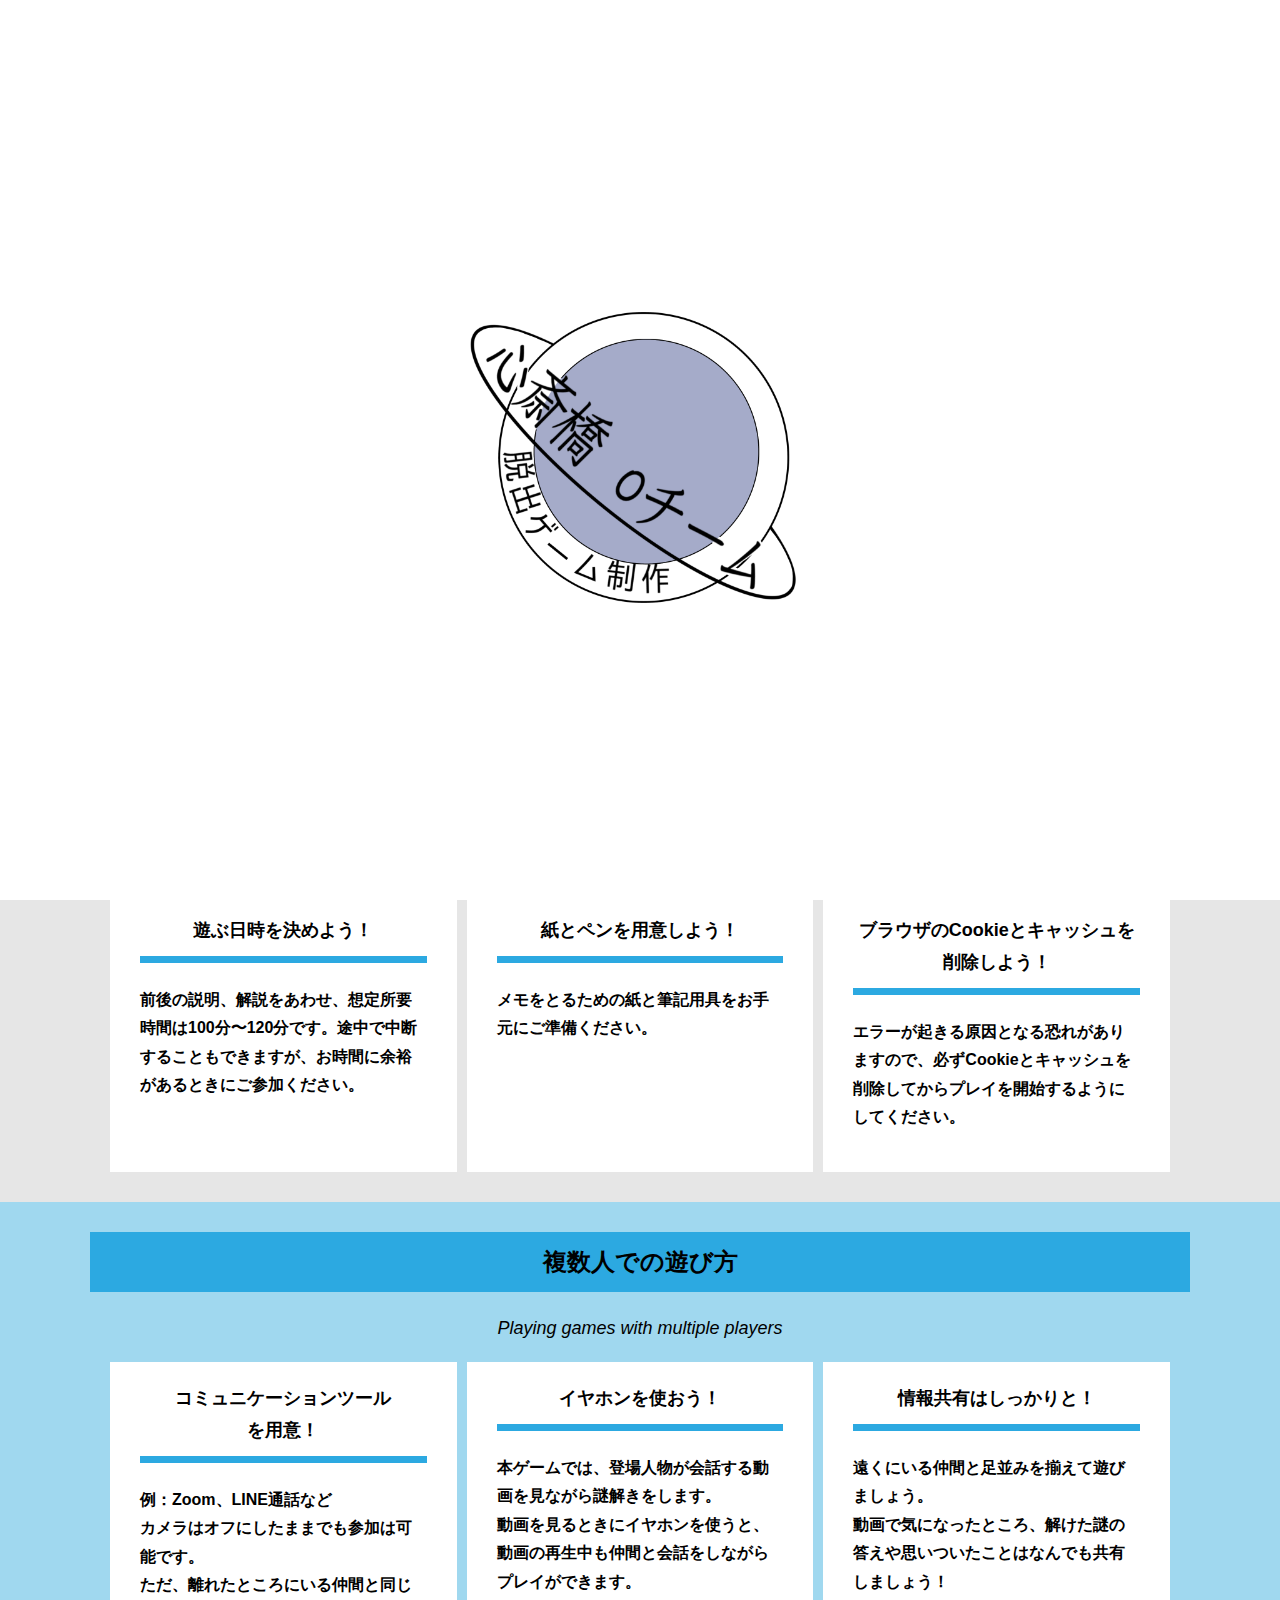
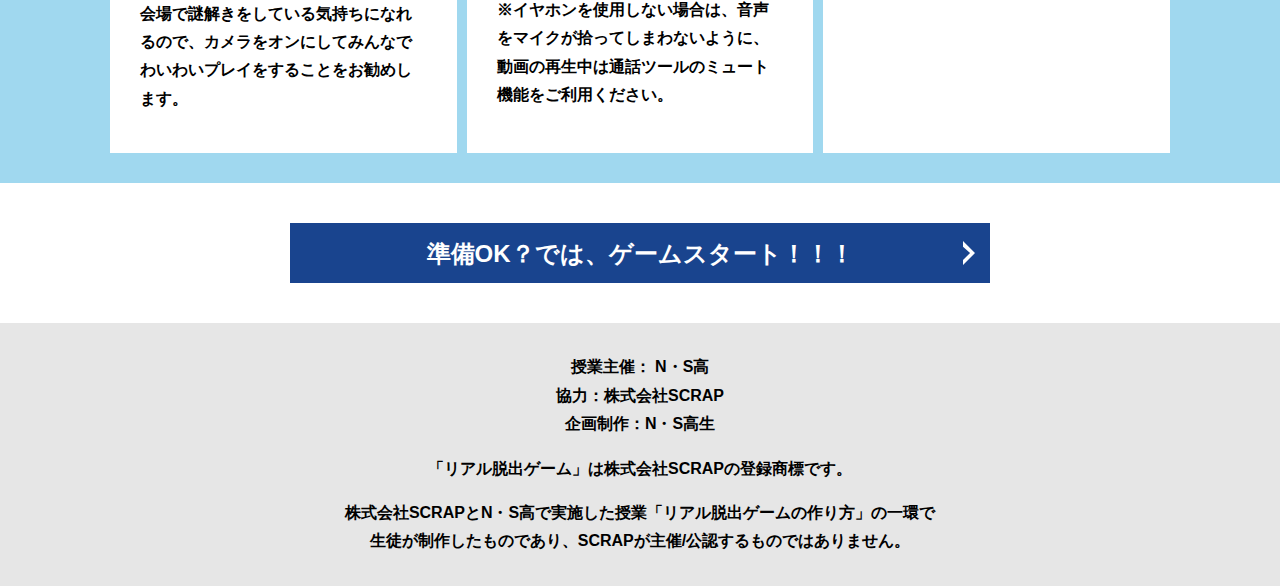
<file: index.html>
<!DOCTYPE html>
<html lang="ja">
<head>
  <meta charset="UTF-8">
  <meta http-equiv="X-UA-Compatible" content="IE=edge">
  <meta name="viewport" content="width=device-width, initial-scale=1.0">
  <title>本の中の宇宙から脱出！ │ Project N</title>
  <link rel="stylesheet" href="assets/css/normalize.css">
  <link rel="stylesheet" href="assets/css/style.css">
</head>
<body>
  <!-- (勝手に追加)オープニング ここから -->
  <div class="shutter">
    <img src="assets/images/チームO.png" alt="ロゴ" class="logo"/>
  </div>
  <div class="img"></div>
  <!-- オープニング ここまで -->
  <svg width="0" height="0" class="hidden">
    <symbol xmlns="http://www.w3.org/2000/svg" viewBox="0 0 12.47 24.94" id="arrow" class="arrow_svg">
      <title>arrow</title>
      <polygon points="0 24.94 0 19.66 7.35 12.47 0 5.92 0 0 12.47 12.47 0 24.94"/>
    </symbol>
  </svg>
  <header class="header">
    <div class="container">
      <div class="header__logo"><img src="assets/images/チームO.png" alt=""></div>
      <div class="header__name">N・S高生制作サイト</div>
    </div>
  </header>
  <main class="main index-page">
    <!-- タイトルエリア　ここから -->
    <h1 class="main-title"><img src="assets/images/iOSの画像.jpg" alt="仮"></h1>
    <!-- タイトルエリア　ここまで -->
    <section class="section section--story">
      <div class="container">
        <h2 class="section-title section-title--keycolor section-title--story">ストーリー</h2>
        <div class="story">
          <p class="text-center">友達が宇宙に関する本を読んでいたらその本に吸い込まれてしまった！？<br>
            もう少しで超新星爆発が起こってしまう！<br>
            爆発する前に元の世界に戻ろう！</p>
        
          <div class="story__note__outer bg-color--gray">
            <ul class="story__note">
              <li>全部で三つの星の謎を解かなければいけないようだ</li>
              <li>正解すると次の星に行けるようだ</li>
            </ul>
          </div>
          <p class="text-center">早くしないと爆発しちゃう... 急がなきゃ！<br>
            まずはこの暗号を解かなくては！</p>
        </div>
      </div>
    </section>
    <section class="section bg-color--gray">
      <div class="container">
        <h2 class="section-title">ゲーム開始前の準備</h2>
        <p class="font-eng text-center">Are you ready for game?</p>
        <!--
          class名"row"内のclass名"column"が横並びになります。
          改行する場合は以下のように追加してください。
          <div class="row">
            <div class="column">
              ～ 内容 ～
            </div>
          </div>
        -->
        <div class="row">
          <div class="column">
            <div class="card">
              <h3 class="card__title">遊ぶ日時を決めよう！</h3>
              <p class="card__content">前後の説明、解説をあわせ、想定所要時間は100分〜120分です。途中で中断することもできますが、お時間に余裕があるときにご参加ください。</p>
            </div>
          </div>
          <div class="column">
            <div class="card">
              <h3 class="card__title">紙とペンを用意しよう！</h3>
              <p class="card__content">メモをとるための紙と筆記用具をお手元にご準備ください。</p>
            </div>
          </div>
          <div class="column">
            <div class="card">
              <h3 class="card__title">ブラウザのCookieとキャッシュを<br>削除しよう！</h3>
              <p class="card__content">エラーが起きる原因となる恐れがありますので、必ずCookieとキャッシュを削除してからプレイを開始するようにしてください。</p>
            </div>
          </div>
        </div>
      </div>
    </section>
    <section class="section bg-color--keycolor">
      <div class="container">
        <h2 class="section-title">複数人での遊び方</h2>
        <p class="font-eng text-center">Playing games with multiple players</p>
        <div class="row">
          <div class="column">
            <div class="card">
              <h3 class="card__title">コミュニケーションツール<br>を用意！</h3>
              <p class="card__content">例：Zoom、LINE通話など<br>
                カメラはオフにしたままでも参加は可能です。<br>
                ただ、離れたところにいる仲間と同じ会場で謎解きをしている気持ちになれるので、カメラをオンにしてみんなでわいわいプレイをすることをお勧めします。</p>
            </div>
          </div>
          <div class="column">
            <div class="card">
              <h3 class="card__title">イヤホンを使おう！</h3>
              <p class="card__content">本ゲームでは、登場人物が会話する動画を見ながら謎解きをします。<br>
                動画を見るときにイヤホンを使うと、動画の再生中も仲間と会話をしながらプレイができます。<br>
                ※イヤホンを使用しない場合は、音声をマイクが拾ってしまわないように、動画の再生中は通話ツールのミュート機能をご利用ください。</p>
            </div>
          </div>
          <div class="column">
            <div class="card">
              <h3 class="card__title">情報共有はしっかりと！</h3>
              <p class="card__content">遠くにいる仲間と足並みを揃えて遊びましょう。<br>
                動画で気になったところ、解けた謎の答えや思いついたことはなんでも共有しましょう！</p>
            </div>
          </div>
        </div>
      </div>
    </section>
    <section class="section">
      <div class="container">
        <a class="btn" href="main.html">準備OK？では、ゲームスタート！！！<svg class="btn__arrow"><use xlink:href="#arrow"></use></svg></a>
      </div>
    </section>
  </main>
  <footer class="footer section bg-color--gray">
    <div class="container">
      <p class="text-center">授業主催： N・S高<br>協力：株式会社SCRAP<br>企画制作：N・S高生</p>
      <p class="text-center">「リアル脱出ゲーム」は株式会社SCRAPの登録商標です。</p>
      <p class="text-center">株式会社SCRAPとN・S高で実施した授業「リアル脱出ゲームの作り方」の一環で<br>生徒が制作したものであり、SCRAPが主催/公認するものではありません。</p>
    </div>
  </footer>
</body>
</html>
</file>
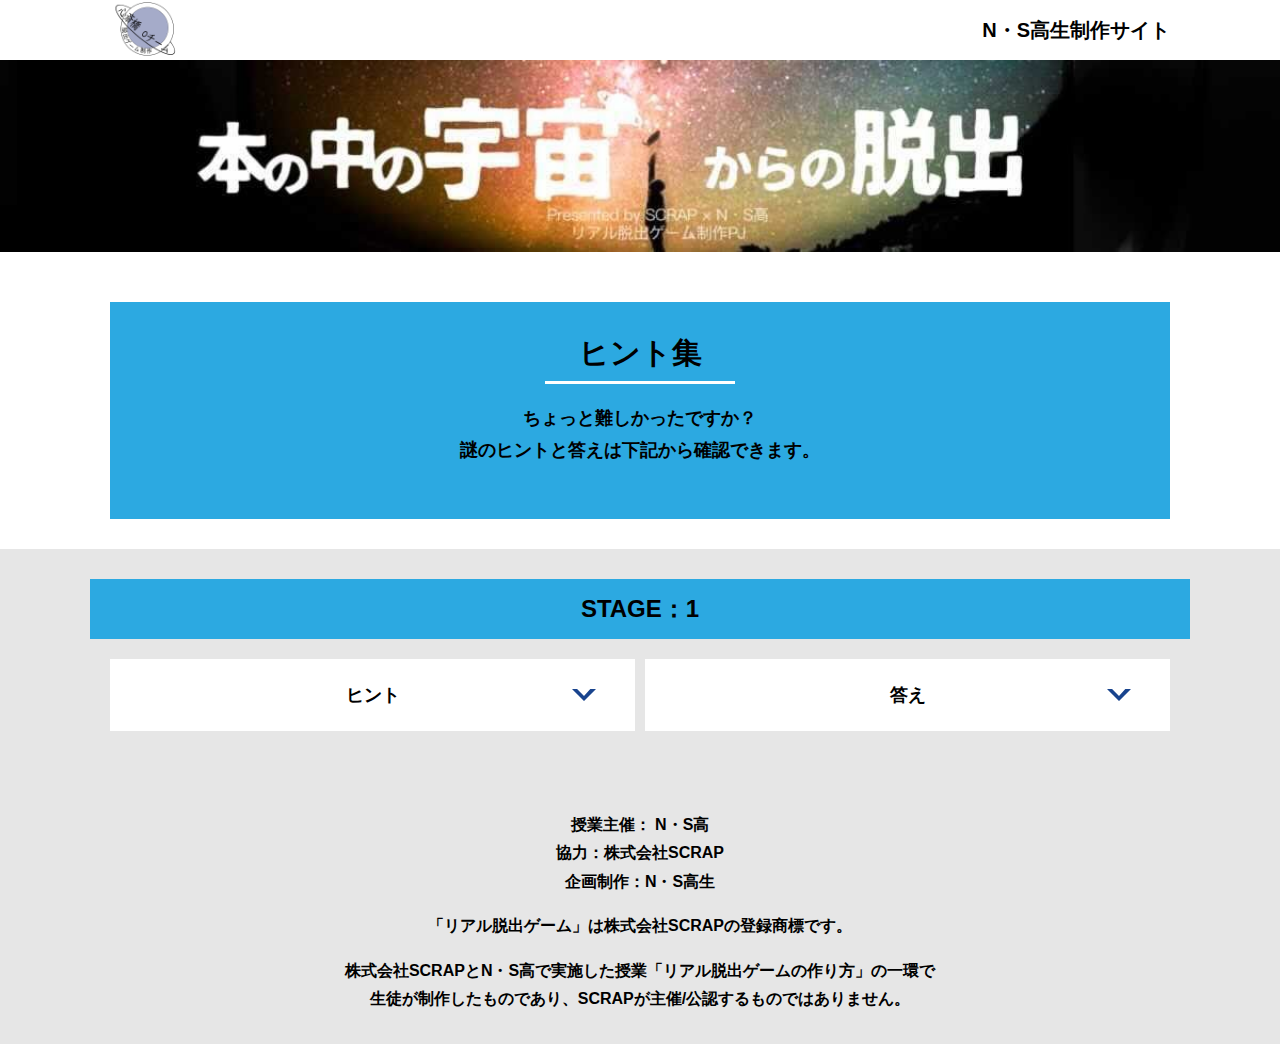
<file: hint1.html>
<!DOCTYPE html>
<html lang="ja">
<head>
  <meta charset="UTF-8">
  <meta http-equiv="X-UA-Compatible" content="IE=edge">
  <meta name="viewport" content="width=device-width, initial-scale=1.0">
  <title>ヒント │ 本の中の宇宙からの脱出 │ Project N</title>
  <link rel="stylesheet" href="assets/css/normalize.css">
  <link rel="stylesheet" href="assets/css/style.css">
</head>
<body>
  <svg width="0" height="0" class="hidden">
    <symbol xmlns="http://www.w3.org/2000/svg" viewBox="0 0 12.47 24.94" id="arrow" class="arrow_svg">
      <title>arrow</title>
      <polygon points="0 24.94 0 19.66 7.35 12.47 0 5.92 0 0 12.47 12.47 0 24.94"/>
    </symbol>
  </svg>
  <header class="header">
    <div class="container">
      <div class="header__logo"><img src="assets/images/チームO.png" alt="チームロゴ"></div>
      <div class="header__name">N・S高生制作サイト</div>
    </div>
  </header>
  <main class="main hint-page">
    <!-- タイトルエリア　ここから -->
    <h1 class="main-title"><img src="assets/images/iOSの画像.jpg" alt="封鎖された家庭科室からの脱出"></h1>
    <!-- タイトルエリア　ここまで -->
    <section class="section">
      <div class="container">
        <div class="box bg-color--subcolor">
          <h2 class="section-title--border">ヒント集</h2>
          <p class="text-center">ちょっと難しかったですか？<br>
            謎のヒントと答えは下記から確認できます。</p>
        </div>
      </div>
    </section>
    <!-- STAGE1ヒント　ここから -->
    <section id="stage1" class="section bg-color--gray">
      <div class="container">
        <h2 class="section-title section-title--keycolor">STAGE：1</h2>
        <div class="row">
          <div class="column">
            <div class="card">
              <h3 class="card__title">ヒント<svg class="card__arrow"><use xlink:href="#arrow"></use></svg></h3>
              <p class="card__content">心臓を射抜きたいが心臓がない　心臓を英語で...？</p>
            </div>
          </div>
          <div class="column">
            <div class="card">
              <h3 class="card__title">答え<svg class="card__arrow"><use xlink:href="#arrow"></use></svg></h3>
              <p class="card__content">ほしぞら</p>
            </div>
          </div>
        </div>
      </div>
    </section>
    <!-- STAGE1ヒント　ここまで -->
  </main>
  <footer class="footer section bg-color--gray">
    <div class="container">
        <p class="text-center">授業主催： N・S高<br>協力：株式会社SCRAP<br>企画制作：N・S高生</p>
        <p class="text-center">「リアル脱出ゲーム」は株式会社SCRAPの登録商標です。</p>
        <p class="text-center">株式会社SCRAPとN・S高で実施した授業「リアル脱出ゲームの作り方」の一環で<br>生徒が制作したものであり、SCRAPが主催/公認するものではありません。</p>
    </div>
  </footer>
  <script src="assets/js/hint.js"></script>
</body>
</html>
</file>
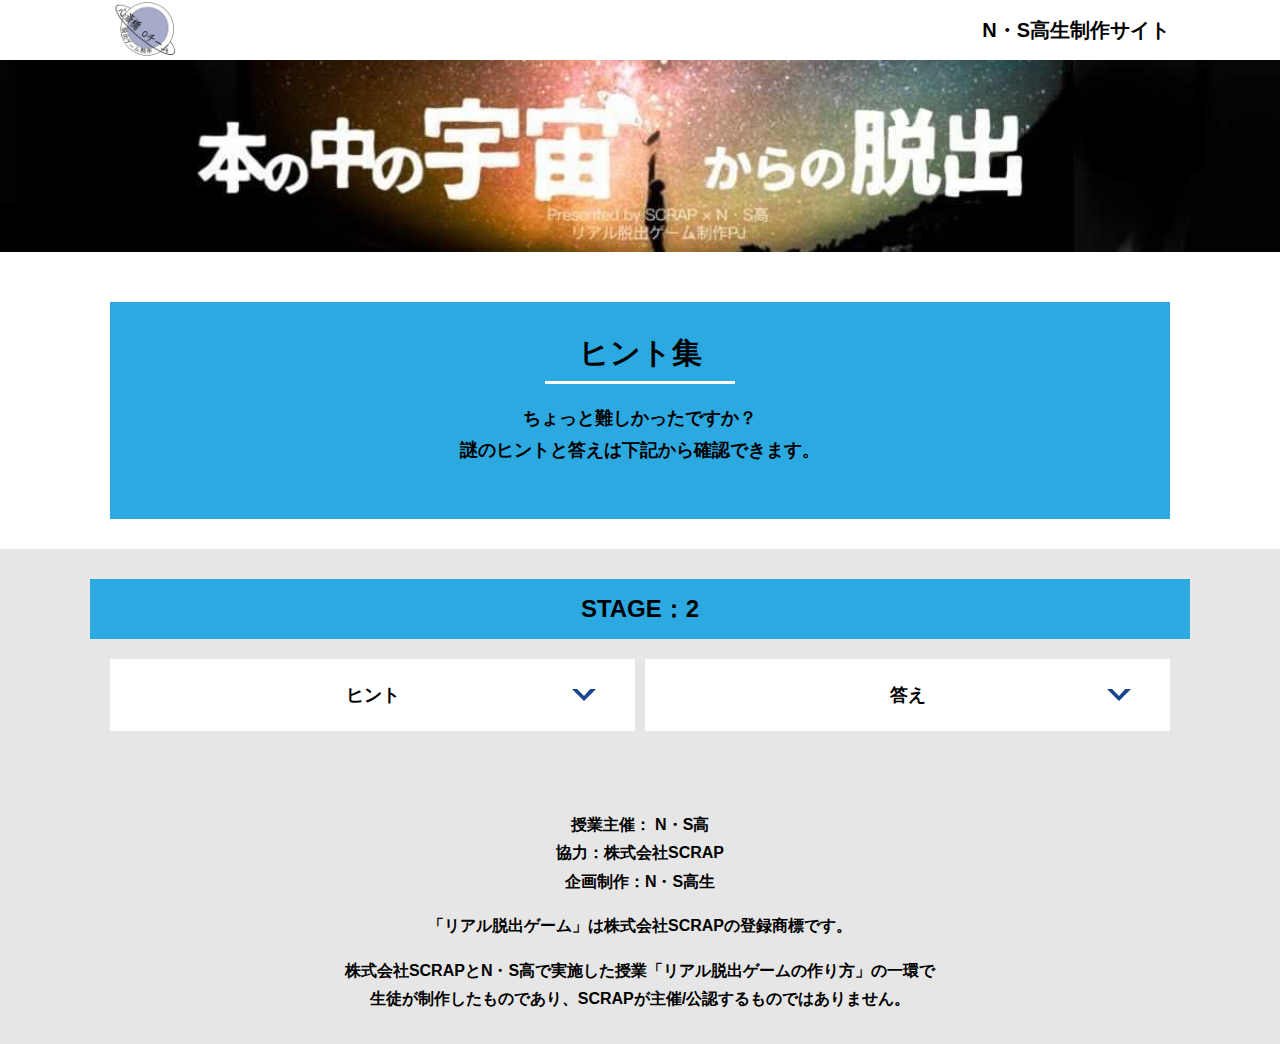
<file: hint2.html>
<!DOCTYPE html>
<html lang="ja">
<head>
  <meta charset="UTF-8">
  <meta http-equiv="X-UA-Compatible" content="IE=edge">
  <meta name="viewport" content="width=device-width, initial-scale=1.0">
  <title>ヒント │ 本の中の宇宙からの脱出 │ Project N</title>
  <link rel="stylesheet" href="assets/css/normalize.css">
  <link rel="stylesheet" href="assets/css/style.css">
</head>
<body>
  <svg width="0" height="0" class="hidden">
    <symbol xmlns="http://www.w3.org/2000/svg" viewBox="0 0 12.47 24.94" id="arrow" class="arrow_svg">
      <title>arrow</title>
      <polygon points="0 24.94 0 19.66 7.35 12.47 0 5.92 0 0 12.47 12.47 0 24.94"/>
    </symbol>
  </svg>
  <header class="header">
    <div class="container">
      <div class="header__logo"><img src="assets/images/チームO.png" alt="チームロゴ"></div>
      <div class="header__name">N・S高生制作サイト</div>
    </div>
  </header>
  <main class="main hint-page">
    <!-- タイトルエリア　ここから -->
    <h1 class="main-title"><img src="assets/images/iOSの画像.jpg" alt="封鎖された家庭科室からの脱出"></h1>
    <!-- タイトルエリア　ここまで -->
    <section class="section">
      <div class="container">
        <div class="box bg-color--subcolor">
          <h2 class="section-title--border">ヒント集</h2>
          <p class="text-center">ちょっと難しかったですか？<br>
            謎のヒントと答えは下記から確認できます。</p>
        </div>
      </div>
    </section>
    <!-- STAGE2ヒント　ここから -->
    <section id="stage2" class="section bg-color--gray">
      <div class="container">
        <h2 class="section-title section-title--keycolor">STAGE：2</h2>
        <div class="row">
          <div class="column">
            <div class="card">
              <h3 class="card__title">ヒント<svg class="card__arrow"><use xlink:href="#arrow"></use></svg></h3>
              <p class="card__content">丸の枠の数の合計数で入る言語とは？左上から順番にならべよ</p>
            </div>
              
 <!-- 2-2ヒント追加
            <div class="card">
              <h3 class="card__title">2-2ヒント<svg class="card__arrow"><use xlink:href="#arrow"></use></svg></h3>
              <p class="card__content">テキストテキストテキストテキストテキストテキストテキストテキストテキストテキスト</p>
            </div>
2-2ヒント追加ここまで -->

 <!-- 2-3ヒント追加
        　　 <div class="card">
              <h3 class="card__title">2-3ヒント<svg class="card__arrow"><use xlink:href="#arrow"></use></svg></h3>
              <p class="card__content">テキストテキストテキストテキストテキストテキストテキストテキストテキストテキスト</p>
            </div>
2-3ヒント追加ここまで -->
              
          </div>
          <div class="column">
            <div class="card">
              <h3 class="card__title">答え<svg class="card__arrow"><use xlink:href="#arrow"></use></svg></h3>
              <p class="card__content">RAINBOW</p>
            </div>
              
<!-- 2-2答え追加
            <div class="card">
              <h3 class="card__title">2-2答え<svg class="card__arrow"><use xlink:href="#arrow"></use></svg></h3>
              <p class="card__content">ううう</p>
            </div>
2-2答え追加ここまで -->
              
<!-- 2-3答え追加          
            <div class="card">
              <h3 class="card__title">2-3答え<svg class="card__arrow"><use xlink:href="#arrow"></use></svg></h3>
              <p class="card__content">ううう</p>
            </div>
2-3答え追加ここまで -->
              
          </div>
        </div>
      </div>
    </section>
    <!-- STAGE2ヒント　ここまで -->
  </main>
  <footer class="footer section bg-color--gray">
    <div class="container">
        <p class="text-center">授業主催： N・S高<br>協力：株式会社SCRAP<br>企画制作：N・S高生</p>
        <p class="text-center">「リアル脱出ゲーム」は株式会社SCRAPの登録商標です。</p>
        <p class="text-center">株式会社SCRAPとN・S高で実施した授業「リアル脱出ゲームの作り方」の一環で<br>生徒が制作したものであり、SCRAPが主催/公認するものではありません。</p>
    </div>
  </footer>
  <script src="assets/js/hint.js"></script>
</body>
</html>
</file>
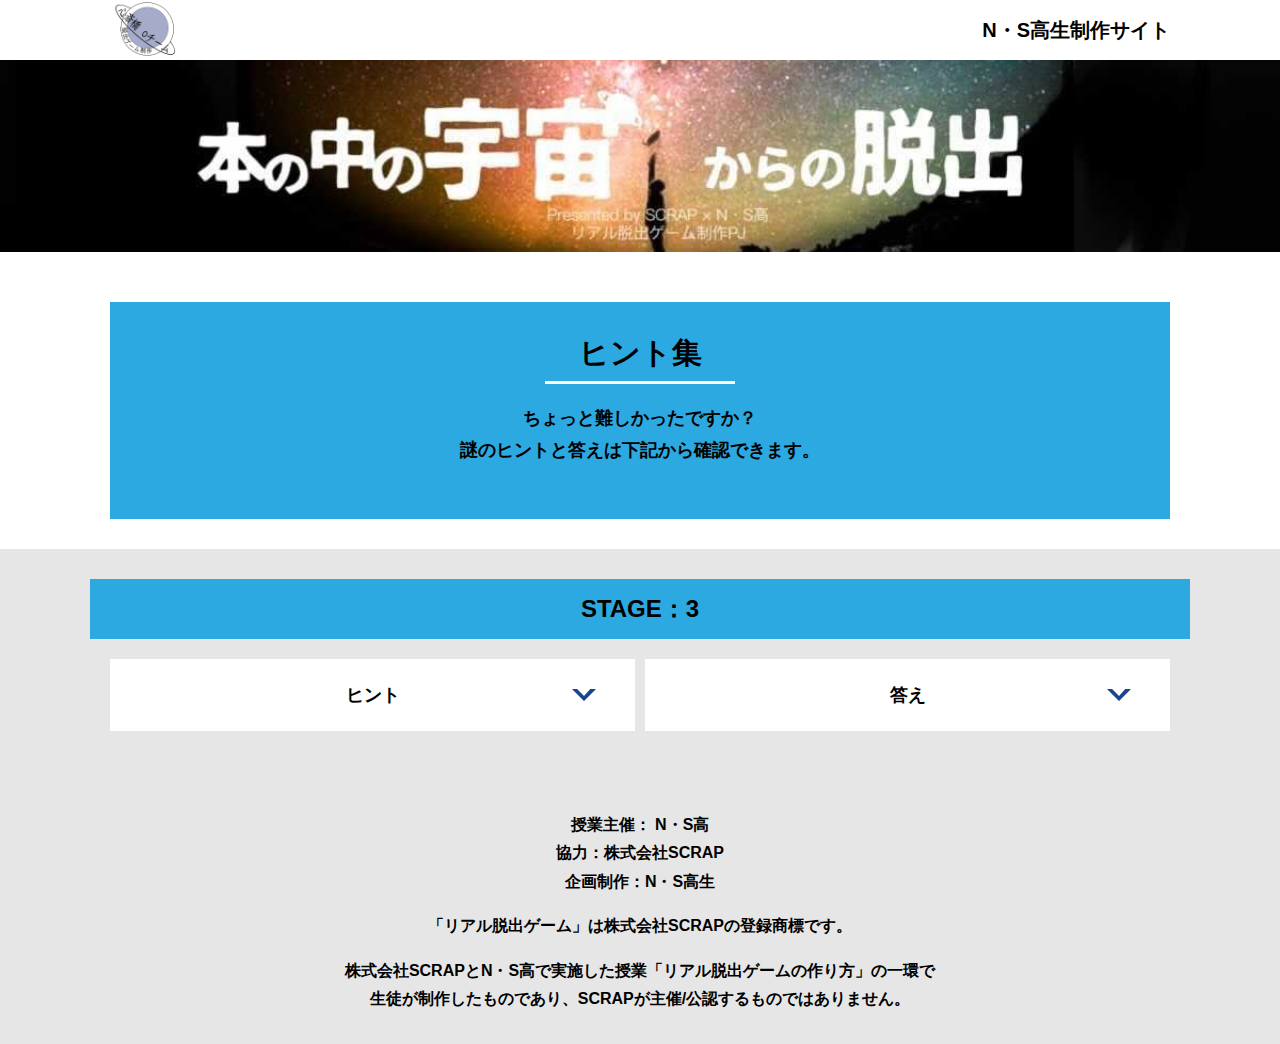
<file: hint3.html>
<!DOCTYPE html>
<html lang="ja">
<head>
  <meta charset="UTF-8">
  <meta http-equiv="X-UA-Compatible" content="IE=edge">
  <meta name="viewport" content="width=device-width, initial-scale=1.0">
  <title>ヒント │ 本の中の宇宙からの脱出 │ Project N</title>
  <link rel="stylesheet" href="assets/css/normalize.css">
  <link rel="stylesheet" href="assets/css/style.css">
</head>
<body>
  <svg width="0" height="0" class="hidden">
    <symbol xmlns="http://www.w3.org/2000/svg" viewBox="0 0 12.47 24.94" id="arrow" class="arrow_svg">
      <title>arrow</title>
      <polygon points="0 24.94 0 19.66 7.35 12.47 0 5.92 0 0 12.47 12.47 0 24.94"/>
    </symbol>
  </svg>
  <header class="header">
    <div class="container">
      <div class="header__logo"><img src="assets/images/チームO.png" alt="チームロゴ"></div>
      <div class="header__name">N・S高生制作サイト</div>
    </div>
  </header>
  <main class="main hint-page">
    <!-- タイトルエリア　ここから -->
    <h1 class="main-title"><img src="assets/images/iOSの画像.jpg" alt="封鎖された家庭科室からの脱出"></h1>
    <!-- タイトルエリア　ここまで -->
    <section class="section">
      <div class="container">
        <div class="box bg-color--subcolor">
          <h2 class="section-title--border">ヒント集</h2>
          <p class="text-center">ちょっと難しかったですか？<br>
            謎のヒントと答えは下記から確認できます。</p>
        </div>
      </div>
    </section>
    <!-- STAGE3ヒント　ここから -->
    <section id="stage3" class="section bg-color--gray">
      <div class="container">
        <h2 class="section-title section-title--keycolor">STAGE：3</h2>
        <div class="row">
          <div class="column">
            <div class="card">
              <h3 class="card__title">ヒント<svg class="card__arrow"><use xlink:href="#arrow"></use></svg></h3>
              <p class="card__content">文字ループ</p>
            </div>
              
 <!-- 3-2ヒント追加
            <div class="card">
              <h3 class="card__title">3-2ヒント<svg class="card__arrow"><use xlink:href="#arrow"></use></svg></h3>
              <p class="card__content">テキストテキストテキストテキストテキストテキストテキストテキストテキストテキスト</p>
            </div>
3-2ヒント追加ここまで -->

 <!-- 3-3ヒント追加
        　　 <div class="card">
              <h3 class="card__title">3-3ヒント<svg class="card__arrow"><use xlink:href="#arrow"></use></svg></h3>
              <p class="card__content">テキストテキストテキストテキストテキストテキストテキストテキストテキストテキスト</p>
            </div>
3-3ヒント追加ここまで -->
              
          </div>
          <div class="column">
            <div class="card">
              <h3 class="card__title">答え<svg class="card__arrow"><use xlink:href="#arrow"></use></svg></h3>
              <p class="card__content">このせかいはやがてきえる</p>
            </div>

 <!-- 3-2答え追加
            <div class="card">
              <h3 class="card__title">3-2答え<svg class="card__arrow"><use xlink:href="#arrow"></use></svg></h3>
              <p class="card__content">ううう</p>
            </div>
3-2答え追加ここまで -->
              
<!-- 3-3答え追加          
            <div class="card">
              <h3 class="card__title">2-3答え<svg class="card__arrow"><use xlink:href="#arrow"></use></svg></h3>
              <p class="card__content">ううう</p>
            </div>
3-3答え追加ここまで -->
              
          </div>
        </div>
      </div>
    </section>
    <!-- STAGE3ヒント　ここまで -->
  </main>
  <footer class="footer section bg-color--gray">
    <div class="container">
        <p class="text-center">授業主催： N・S高<br>協力：株式会社SCRAP<br>企画制作：N・S高生</p>
        <p class="text-center">「リアル脱出ゲーム」は株式会社SCRAPの登録商標です。</p>
        <p class="text-center">株式会社SCRAPとN・S高で実施した授業「リアル脱出ゲームの作り方」の一環で<br>生徒が制作したものであり、SCRAPが主催/公認するものではありません。</p>
    </div>
  </footer>
  <script src="assets/js/hint.js"></script>
</body>
</html>
</file>
<file: assets/css/style.css>
@charset "UTF-8";
/****************************
 * 共通CSSのテンプレートです。
*****************************/
*,
*::before,
*::after {
  -webkit-box-sizing: border-box;
          box-sizing: border-box;
}

html {
  font-size: 18px;
  -webkit-box-sizing: border-box;
          box-sizing: border-box;
}

body {
  overflow-x: hidden;
  font-family: "游ゴシック体", "Yu Gothic", YuGothic, "ヒラギノ角ゴ Pro", "Hiragino Kaku Gothic Pro", "メイリオ", "Meiryo", sans-serif;
  font-size: 18px;
  line-height: 1.77778;
  font-weight: bold;
  text-decoration: none;
  border: none;
  list-style: none;
  color: #000;
  margin: 0;
}

img {
  width: 100%;
}

/* 追加部分 */
/* オープニング */
.shutter{
  width: 100%;
  height: 100%;
  position:fixed;
  top:0;
  left:0;
  right:0;
  bottom:0;
  margin: auto;
  background-color:#fff;
  z-index:99;
  -webkit-animation: byeShutter 2.4s forwards;
  animation: byeShutter 2.4s forwards;
}
.logo {
  position: absolute;
  width: 400px;
  top: 0;
  left: 0;
  right: 0;
  bottom: 0;
  margin: auto;
  -webkit-animation: logo 0.8s forwards;
  animation: logo 0.8s forwards;
  animation-delay: 0.2s;
}
@keyframes byeShutter {
70% {
  opacity: 1;
}
100% {
  display: none;
  opacity: 0;
  z-index: -1;
}
}
@keyframes logo {
0% {
  opacity: 1;
}
  
50% {
  transform: rotate(0deg);     
}
  100% {
  transform: scale(0.7);
  }
}
/* グループアイコン調整 */
.header__logo img {
  position: relative; bottom:18px;
  width: 22%;
}
/* 追加要素ここまで */

figure {
  margin: 0;
}

figcaption {
  margin-top: 30px;
  font-size: 14px;
}

@media screen and (max-width: 767px) {
  figcaption {
    font-size: 13px;
  }
}

input[type=text] {
  font-size: 18px;
  border: none;
  padding: 25px 35px;
  display: block;
  margin: 0 auto;
  max-width: 580px;
  width: 100%;
}

::-webkit-input-placeholder {
  color: #999;
}

:-ms-input-placeholder {
  color: #999;
}

::-ms-input-placeholder {
  color: #999;
}

::placeholder {
  color: #999;
}

button {
  cursor: pointer;
  display: block;
  border: none;
  margin: 0 auto;
  background-color: #19448e
;
  color: #fff;
  width: 287px;
  height: 55px;
}

/*******************
* Layout
*******************/
.section {
  padding-top: 30px;
  padding-bottom: 30px;
}

.section--clear {
  /* ステージクリア画面 */
  position: fixed;
  display: none;
  /* 読み込み時に一瞬表示されるのを防ぐ */
  -webkit-box-pack: center;
      -ms-flex-pack: center;
          justify-content: center;
  -webkit-box-align: center;
      -ms-flex-align: center;
          align-items: center;
  top: 0;
  bottom: 0;
  left: 0;
  right: 0;
  z-index: 200;
}

.section--clear.isClear {
  display: -webkit-box;
  display: -ms-flexbox;
  display: flex;
}

.container {
  width: 1100px;
  padding-left: 20px;
  padding-right: 20px;
  margin: 0 auto;
}

@media screen and (max-width: 1100px) {
  .container {
    width: calc(100% - 40px);
  }
}

.row {
  display: -webkit-box;
  display: -ms-flexbox;
  display: flex;
  -ms-flex-line-pack: stretch;
      align-content: stretch;
  gap: 10px;
}

.row + .row {
  margin-top: 20px;
}

.column {
  width: 100%;
}

.card {
  background-color: #fff;
  margin-bottom: 20px;
  height: 100%;
}

.card__title {
  font-size: 18px;
  text-align: center;
  margin: 0;
  padding: 20px 30px;
  position: relative;
  cursor: pointer;
}

.card__content {
  -webkit-transition: all 0.3s;
  transition: all 0.3s;
  font-size: 16px;
  padding: 20px 30px;
  margin: 0;
  position: relative;
}

.card__content::before {
  display: block;
  content: '';
  width: calc(100% - 60px);
  height: 7px;
  background-color: #2ca9e1
;
  position: absolute;
  top: -10px;
  left: 30px;
}

.hint-page .card {
  height: auto;
}

.hint-page .card__content {
  display: none;
  text-align: center;
}

.hint-page .card__arrow {
  position: absolute;
  top: calc(50% - 12px);
  right: 45px;
  -webkit-transform: rotate(90deg);
          transform: rotate(90deg);
  -webkit-transition: all 0.3s;
  transition: all 0.3s;
  fill: #19448e
;
  width: 12px;
  height: 24px;
}

.hint-page .card.is-open .card__content {
  display: block;
}

.hint-page .card.is-open .card__arrow {
  -webkit-transform: rotate(-90deg);
          transform: rotate(-90deg);
}

.box {
  padding: 35px 30px;
}

.youtube {
  position: relative;
  width: 100%;
  padding-top: 56.25%;
}

.youtube iframe {
  position: absolute;
  top: 0;
  left: 0;
  width: 100%;
  height: 100%;
}

.youtube__container {
  max-width: 800px;
  margin: 0 auto;
}

/*********************
* Color
*********************/
.bg-color--keycolor {
  background-color: #a0d8ef

;
}

.bg-color--subcolor {
  background-color: #2ca9e1
;
}

.bg-color--gray {
  background-color: #e6e6e6;
}

/*********************
* title
**********************/
.main-title {
  margin: 0;
}

.sub-title {
  text-align: center;
  font-size: 18px;
  line-height: 1.66667;
}

.sub-title__bg {
  background-color: #2ca9e1
;
  padding-left: 1rem;
  padding-right: 1rem;
}

.section-title {
  font-size: 24px;
  line-height: 1.75;
  text-align: center;
  padding: 9px 20px;
  background-color: #2ca9e1
;
  margin: 0 -20px 20px -20px;
}

.section-title__stage {
  display: inline-block;
  margin-right: 2rem;
}

.section-title--keycolorlight {
  background-color: #2ca9e1;
}

.section-title--keycolorlight .section-title__stage {
  color: #fff;
}

.section-title--keycolor {
  background-color: #2ca9e1

;
}

.section-title--story {
  width: 330px;
  margin: 0 auto 20px;
}

.section-title--border {
  position: relative;
  font-size: 30px;
  text-align: center;
  line-height: 1.06667;
  margin: 0;
  padding-bottom: 15px;
  color: #000;
}

.section-title--border::after {
  position: absolute;
  bottom: 0;
  left: calc(50% - 95px);
  display: block;
  content: '';
  background-color: #fff;
  height: 2.6px;
  width: 190px;
}

/******************
* text
******************/
.font-eng {
  font-style: italic;
  font-weight: normal;
}

/*************************
* Button
*************************/
.btn {
  display: block;
  text-decoration: none;
  cursor: pointer;
  background-color: #19448e;
  color: #fff;
  font-size: 24px;
  line-height: 1.54167;
  text-align: center;
  padding: 11.5px;
  width: calc(100% - 40px);
  max-width: 700px;
  margin: 10px auto;
  position: relative;
}

.btn:hover {
  opacity: 0.7;
}

.btn__arrow {
  position: absolute;
  top: calc(50% - 12px);
  right: 15px;
  fill: #fff;
  width: 12px;
  height: 24px;
}

/****************
* header
*****************/
.header {
  background-color: #fff;
  height: 60px;
}

.header .container {
  display: -webkit-box;
  display: -ms-flexbox;
  display: flex;
  -webkit-box-pack: justify;
      -ms-flex-pack: justify;
          justify-content: space-between;
  -webkit-box-align: center;
      -ms-flex-align: center;
          align-items: center;
  height: 100%;
}

.header__logo {
  width: 330px;
  height: 42px;
}

.header__name {
  font-size: 20px;
  line-height: 1.1;
}

.footer {
  font-size: 16px;
}

.footer p:first-child {
  margin-top: 0;
}

.footer p:last-child {
  margin-bottom: 0;
}

/********************
* main
********************/
.story__note {
  margin: 0;
}

.story__note__outer {
  width: 860px;
  display: -webkit-box;
  display: -ms-flexbox;
  display: flex;
  padding: 20px;
  margin: 20px auto;
  -webkit-box-pack: center;
      -ms-flex-pack: center;
          justify-content: center;
}

@media screen and (max-width: 940px) {
  .story__note__outer {
    width: 100%;
  }
}

.stage-column__container + .stage-column__container {
  border-top: 2px solid #fff;
}

.answer {
  font-size: 18px;
  margin-bottom: 20px;
  line-height: 80px;
  word-spacing: 20px;
}

.err-message {
  color: #c1272d;
  font-size: 18px;
  text-align: center;
}

.link-hint {
  text-align: center;
  display: block;
  margin-top: 20px;
}

.clear-message {
  background-color: #4169e1;
  padding: 30px 30px 60px;
  position: relative;
}

.clear-message__title {
  position: relative;
  display: block;
  text-align: center;
  color: #2828ff
;
  font-size: 30px;
  padding-bottom: 10px;
  margin-bottom: 35px;
}

.clear-message__title::after {
  content: '';
  position: absolute;
  display: block;
  width: 183px;
  height: 2px;
  background-color: #fff;
  bottom: 0;
  left: calc(50% - (183px/2));
}

.clear-message__content {
  text-align: center;
}

.clear-message__btn {
  position: absolute;
  bottom: -30px;
  left: calc(50% - 144px);
  width: 288px;
  margin: 0;
}

/********************
* Utility
********************/
.text-center {
  text-align: center;
}

.text-left {
  text-align: left;
}

.text-right {
  text-align: right;
}

.hidden {
  display: none;
}
/*# sourceMappingURL=style.css.map */
</file>
